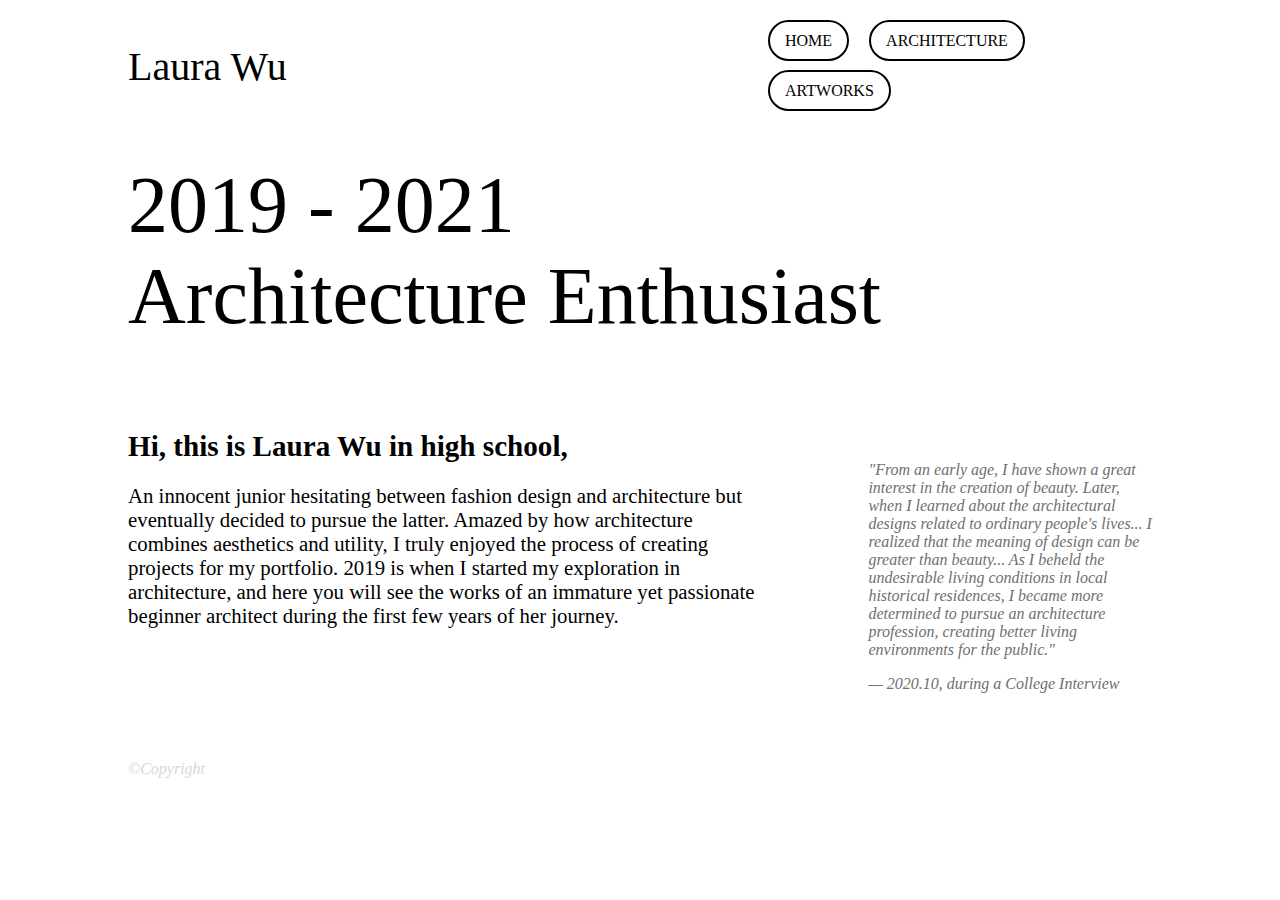
<file: index.html>
<!DOCTYPE html>
 <html lang="en">

<head>
 <meta charset="UTF-8" >
 <meta name="viewport" content="width=device-width, initial-scale=1" >

 <title>Home_Personal Website</title>
 <link href="styles/site.css" type="text/css" rel="stylesheet">

  <div id = "header">
    <div id="name">
    <p><a href="index.html"> Laura Wu</a></p>
    <button id = "menu" aria-label="show navigation">
      <!-- Source: https://fonts.google.com/icons?selected=Material+Icons:reorder: -->
        <img src="images/menu.png" alt="open menu">
    </button>
    <button class = "hidden" id = "close" aria-label="hide navigation">
      <!-- Source: https://fonts.google.com/icons?selected=Material+Icons:close:&icon.query=close: -->
        <img src="images/close.png" alt="close menu">
    </button>
    </div>

    <div class = "hidden" id="nav">
    <ul>
    <li><a  href="index.html"> HOME</a></li>
    <li><a  href="archi.html"> ARCHITECTURE</a></li>
    <li><a  href="art.html"> ARTWORKS</a></li>
    </ul>
    </div>
 </div>
 
</head>

<body>
  <div id="title">
    <p>2019 - 2021 <br> Architecture Enthusiast</p>
  </div>
  <div id="content">
    <div id = "content1">
    <p><b>Hi, this is Laura Wu in high school,</b></p>
      <p>An innocent junior hesitating between fashion design and architecture but eventually decided to pursue the latter. Amazed by how architecture combines aesthetics and utility, I truly enjoyed the process of creating projects for my portfolio. 2019 is when I started my exploration in architecture, and here you will see the works of an immature yet passionate beginner architect during the first few years of her journey.</p>
      </div>
    <div id="content2">
      <label>"From an early age, I have shown a great interest in the creation of beauty. Later, when I learned about the architectural designs related to ordinary people's lives... I realized that the meaning of design can be greater than beauty... As I beheld the undesirable living conditions in local historical residences, I became more determined to pursue an architecture profession, creating better living environments for the public."</label>
      <p><label> — 2020.10, during a College Interview</label></p>
    </div>
  </div>
      <div id="footer">
        <label>©Copyright</label>
      </div>

      <script src="scripts/jquery-3.6.1.js"></script>
  <script src="scripts/drop-down.js"></script>
</body>
</html>
</file>
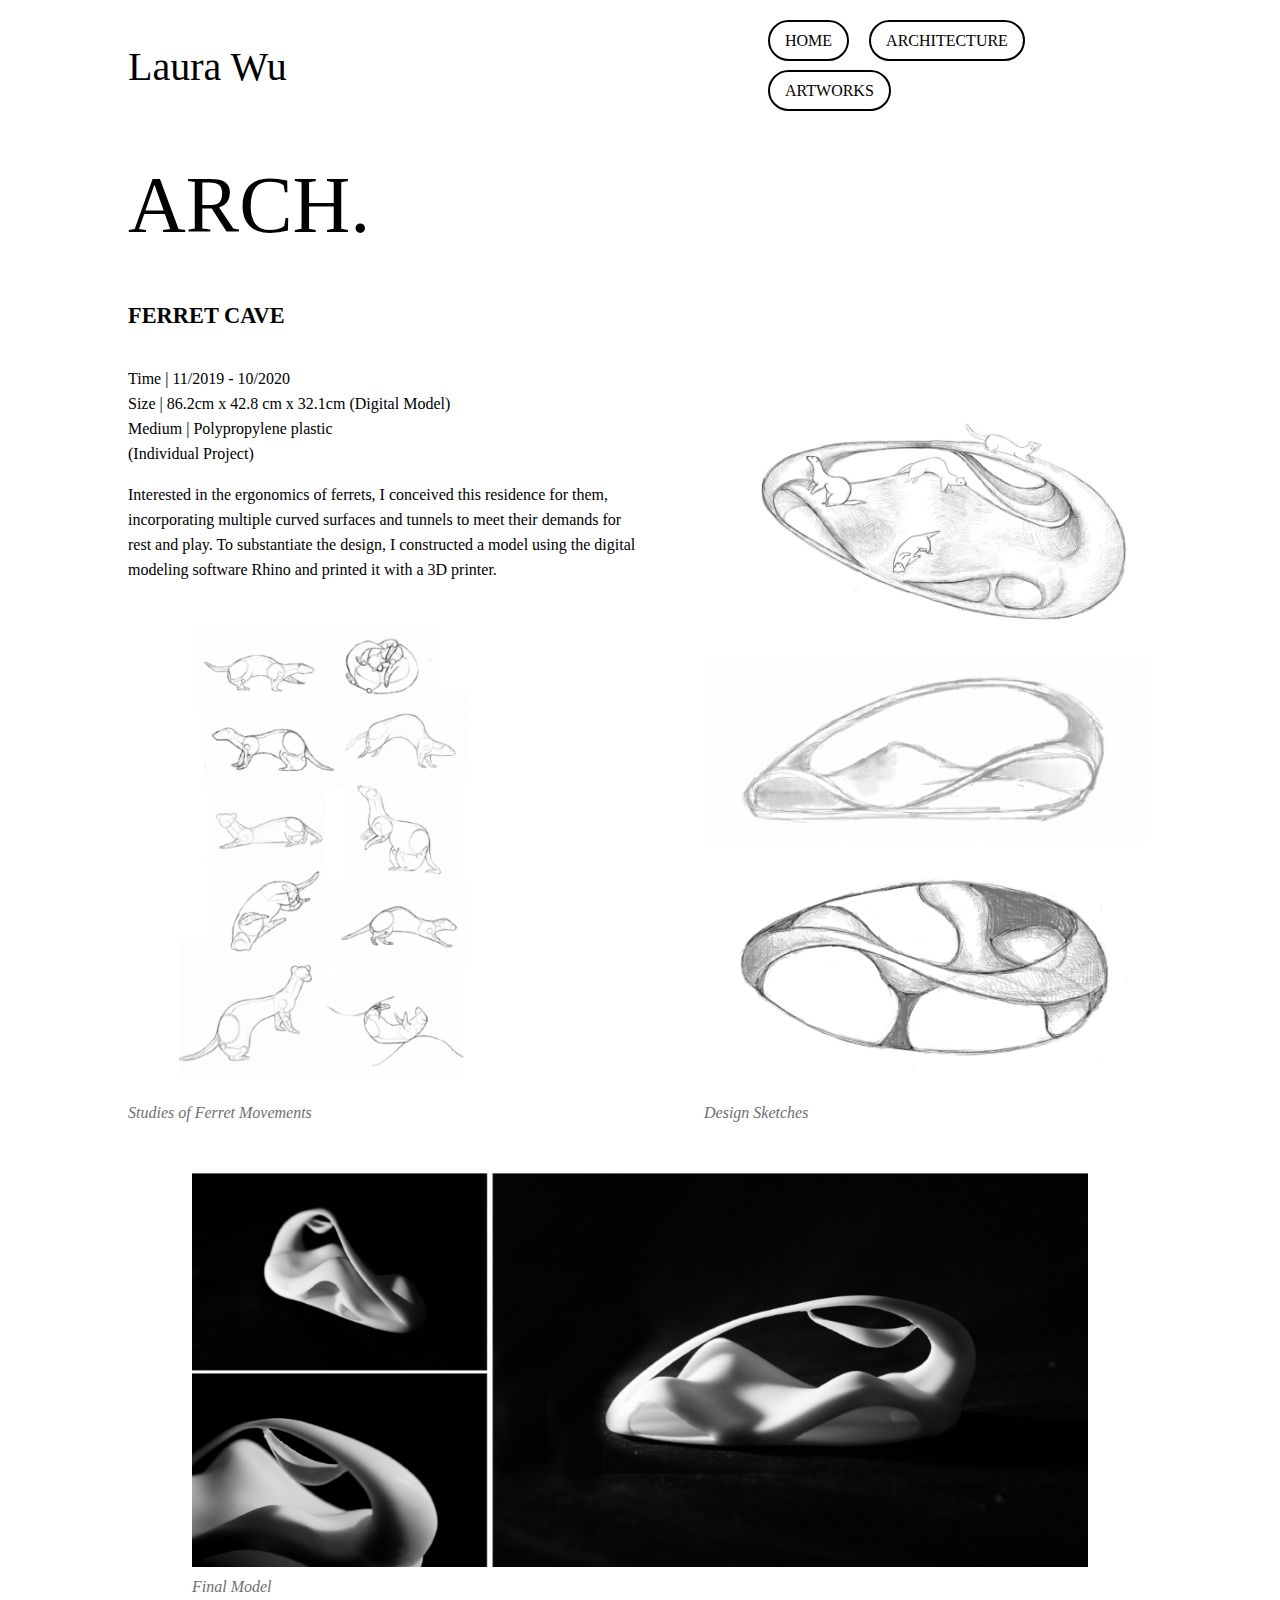
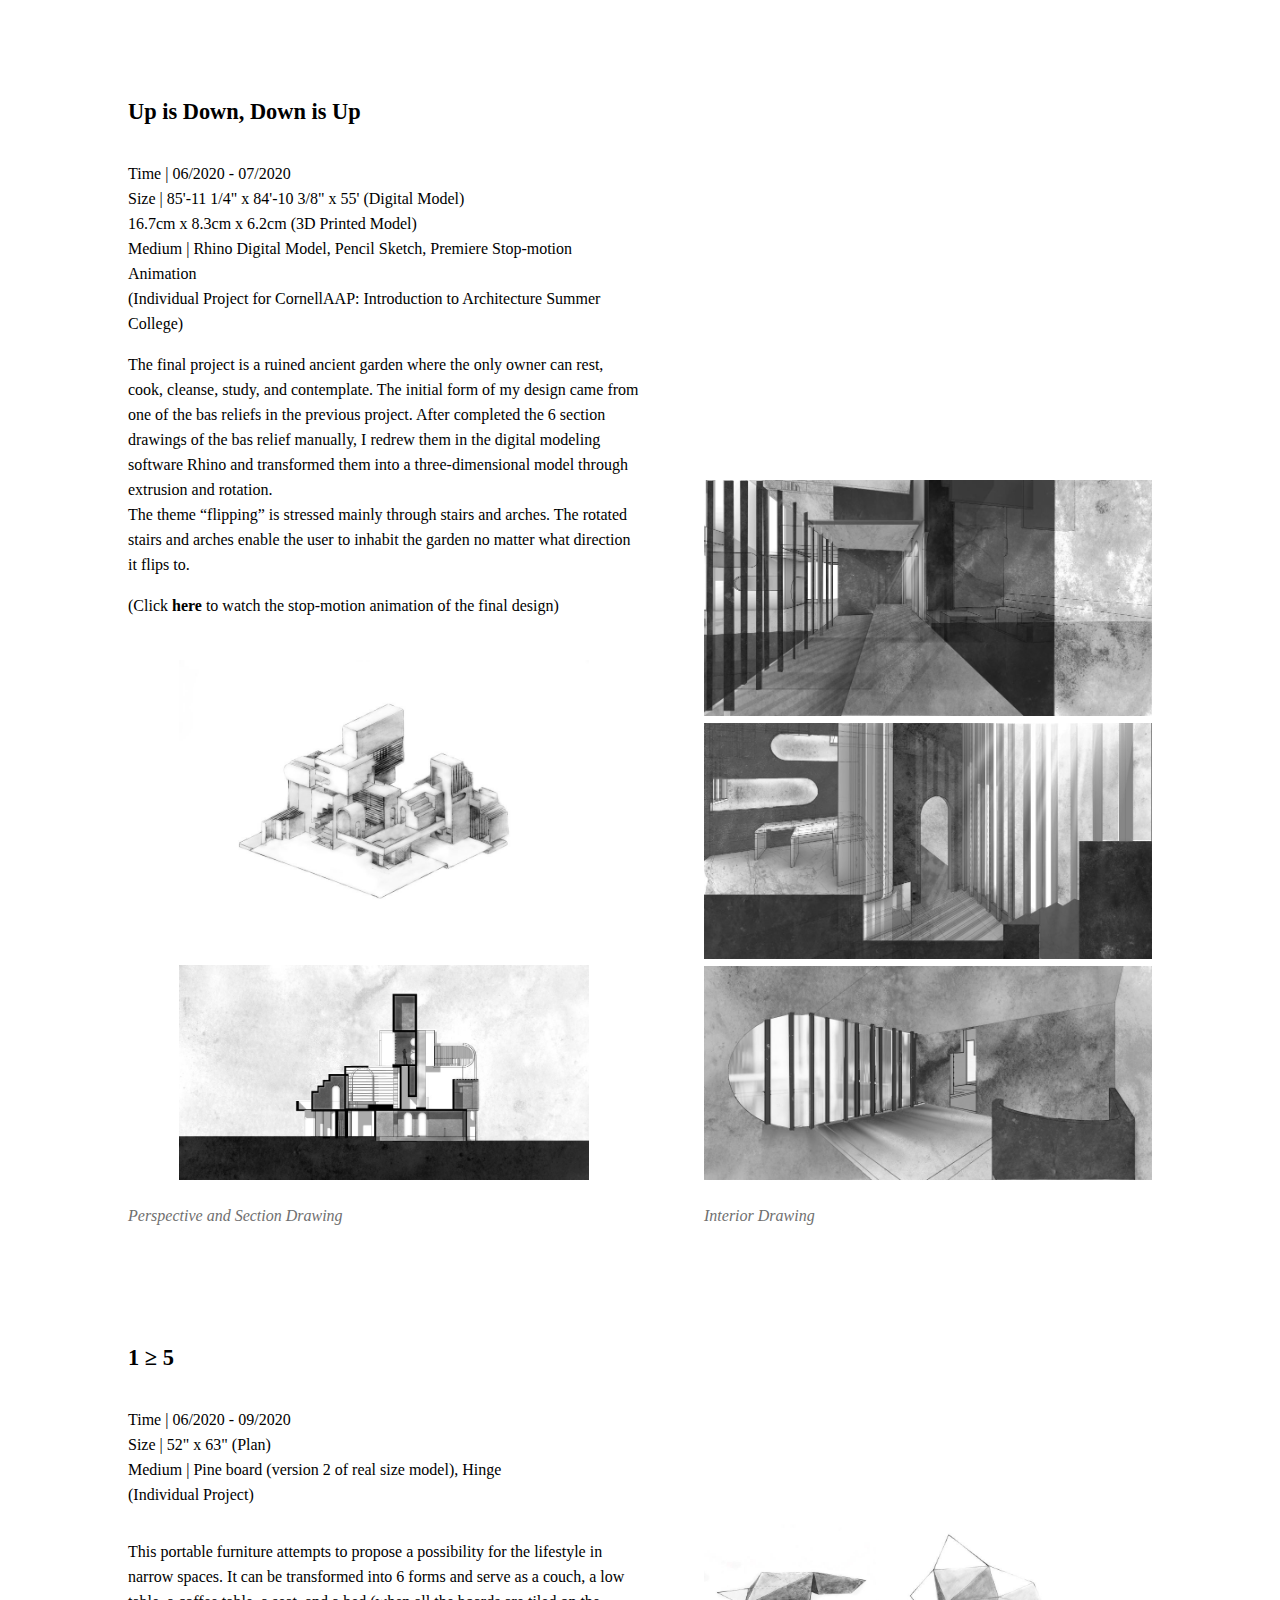
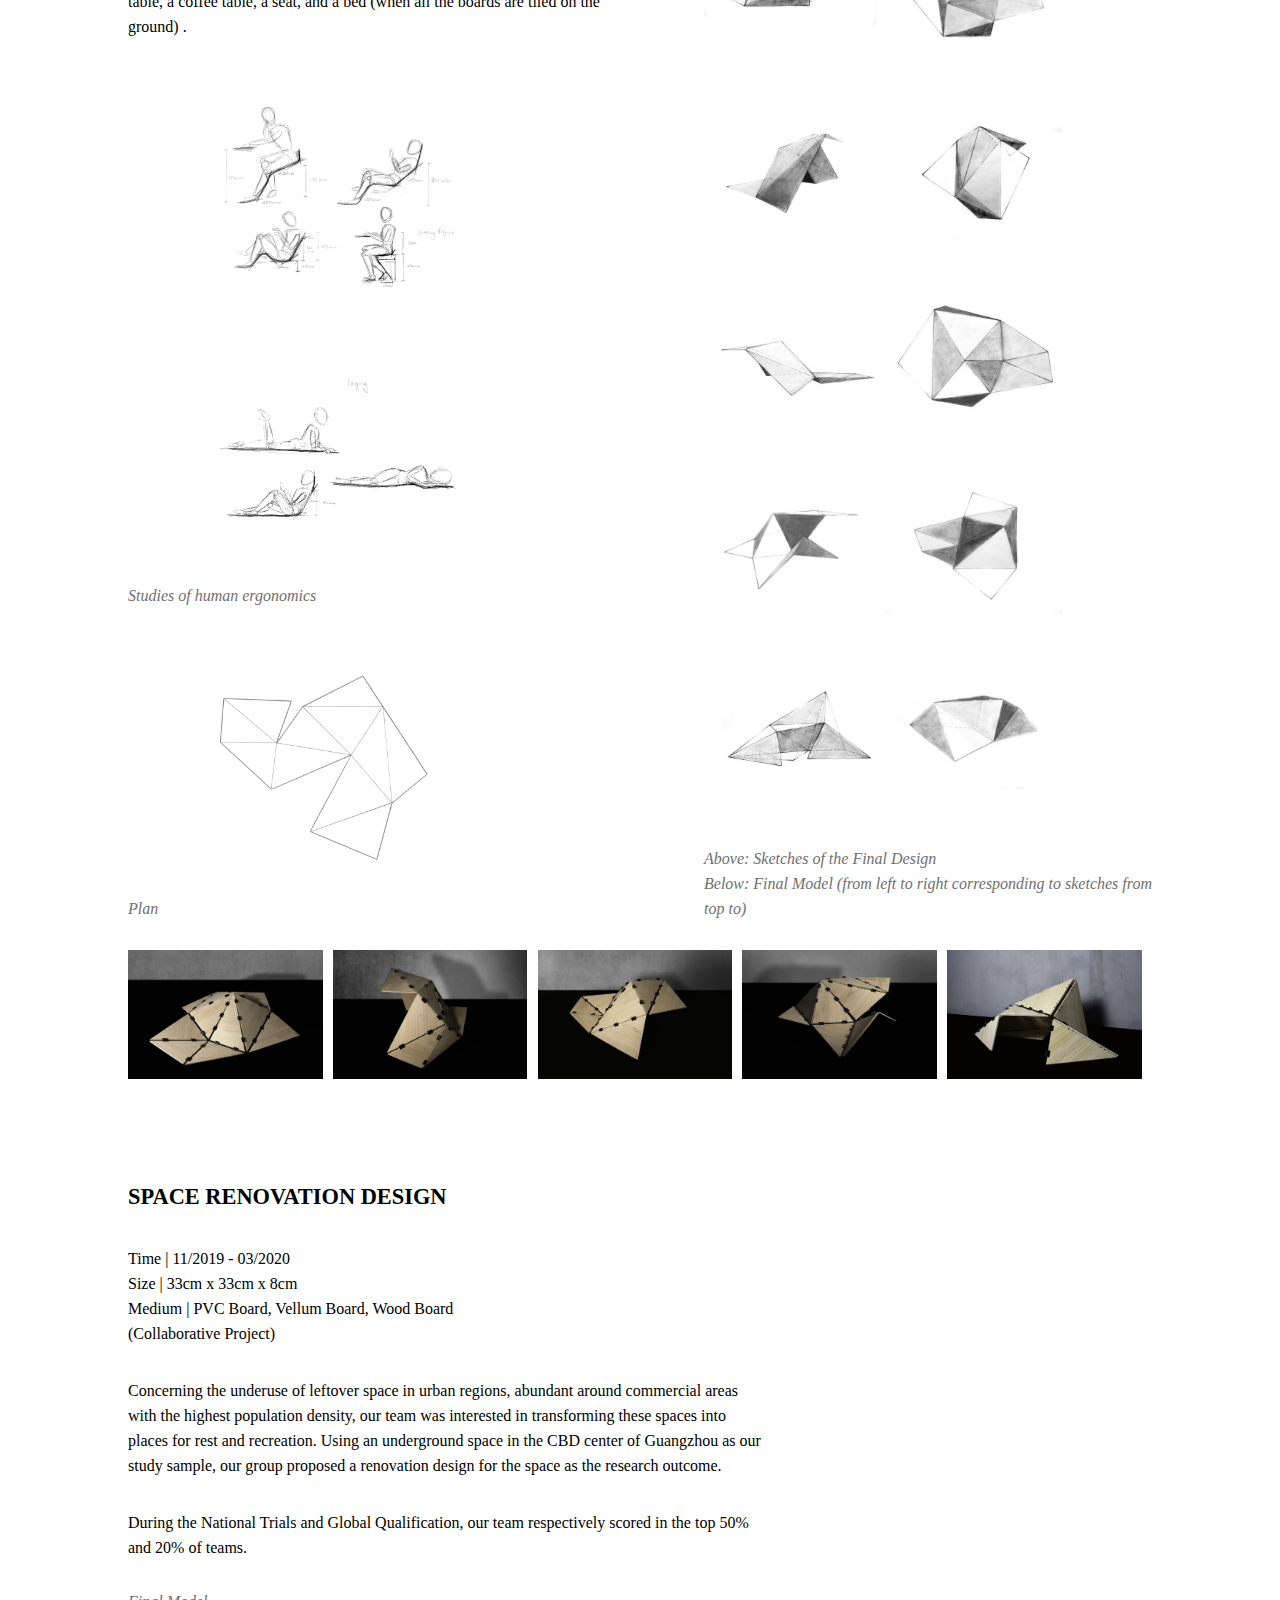
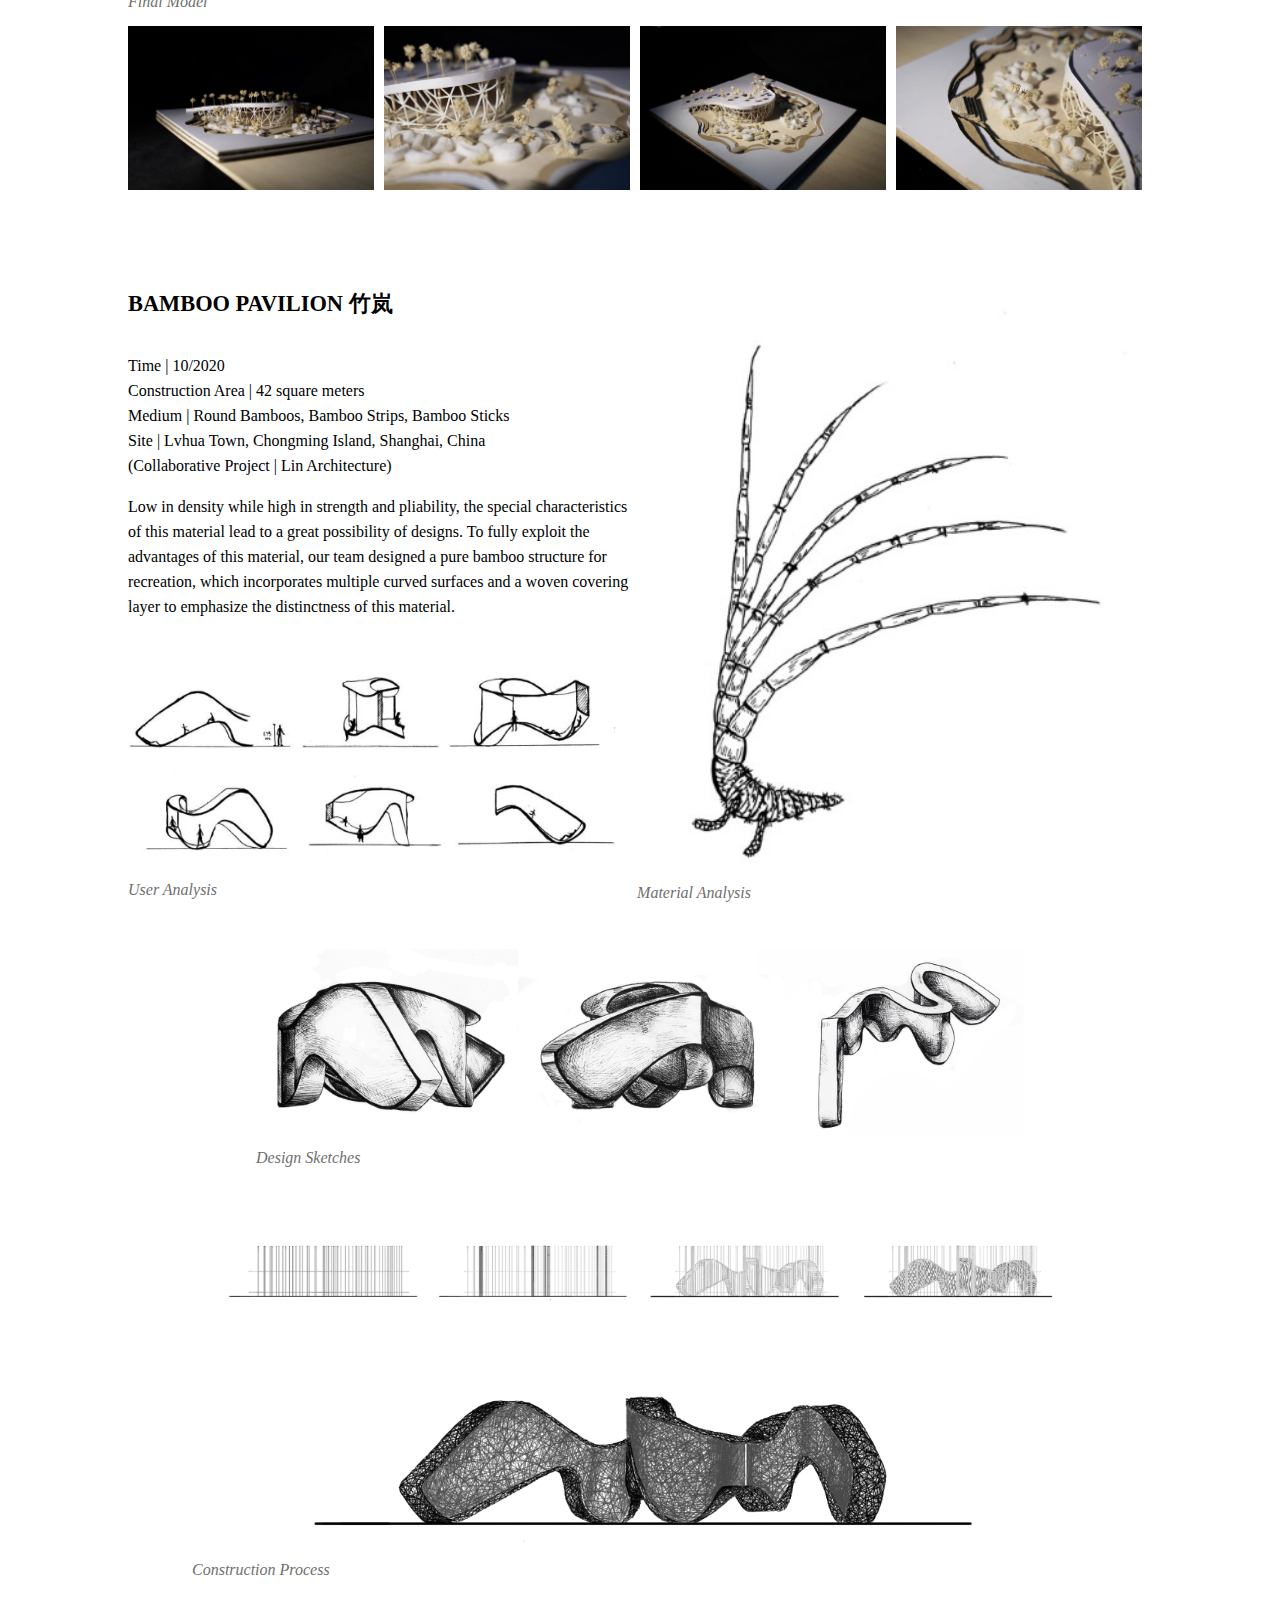
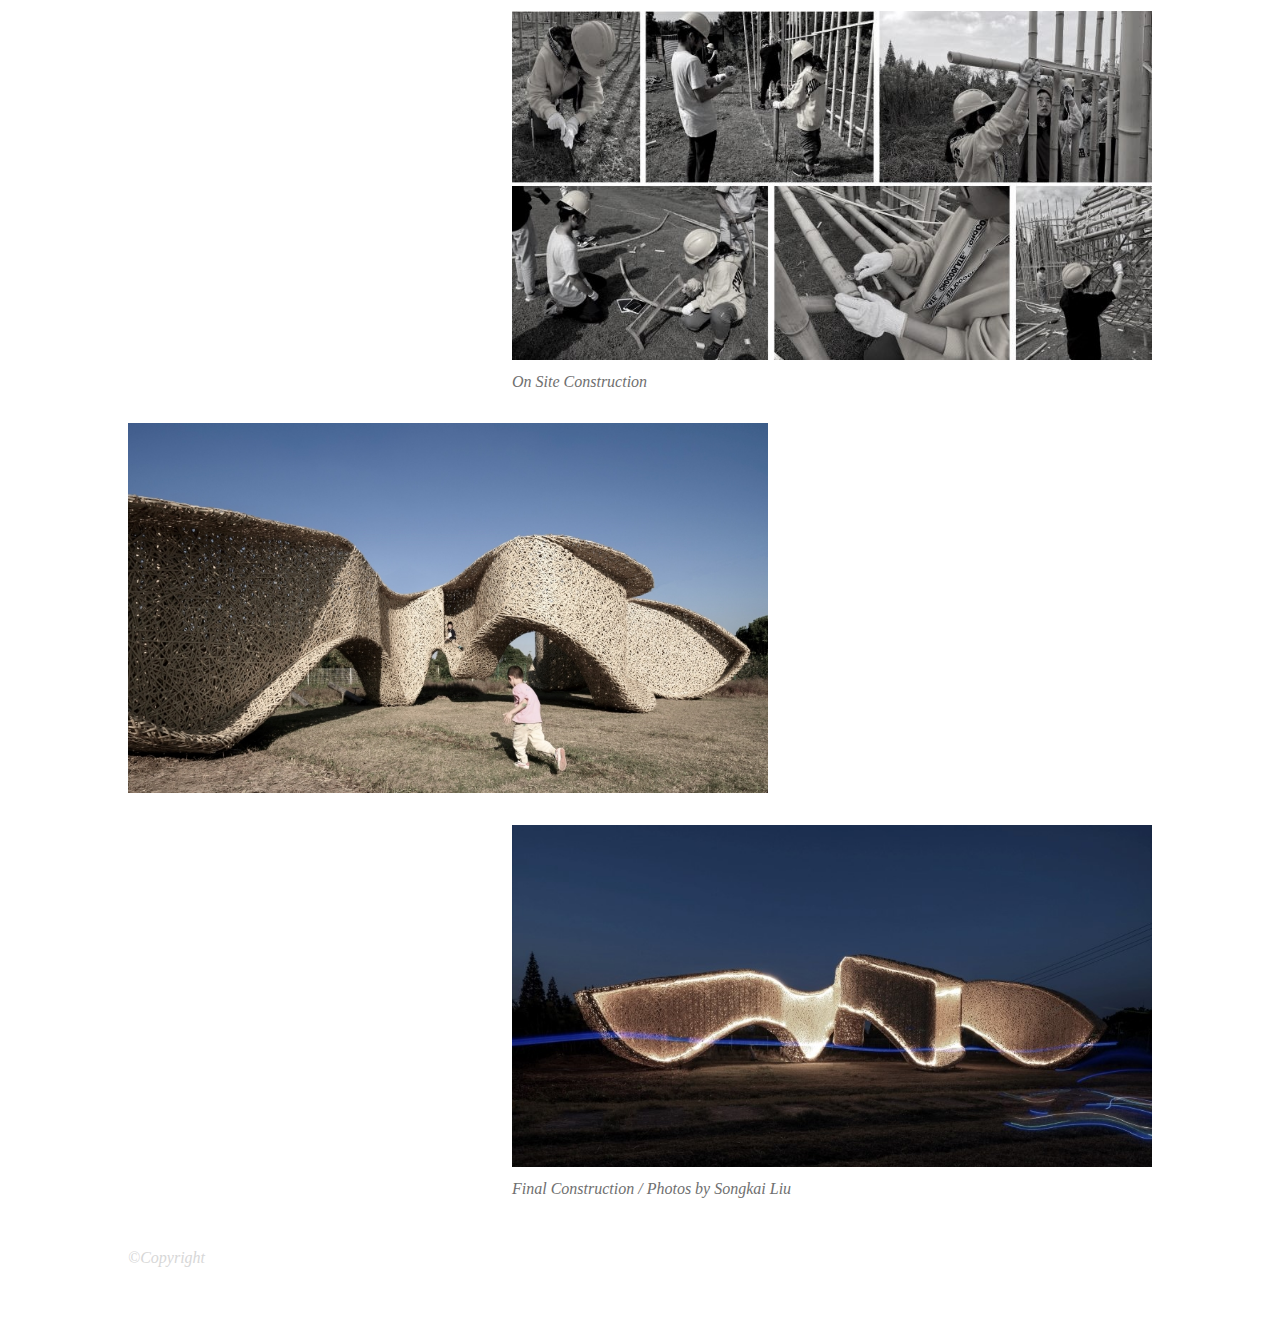
<file: archi.html>
<!DOCTYPE html>
 <html lang="en">

<head>
 <meta charset="UTF-8" >
 <meta name="viewport" content="width=device-width, initial-scale=1" >

 <title>Architecture_Projects_Personal Website</title>
 <link href="styles/site.css" type="text/css" rel="stylesheet">


    <div id = "header">
        <div id="name">
            <p><a href="index.html"> Laura Wu</a></p>
            <button id = "menu" aria-label="show navigation">
                <!-- Source: https://fonts.google.com/icons?selected=Material+Icons:reorder: -->
                <img src="images/menu.png" alt="open menu">
            </button>
            <button class = "hidden" id = "close" aria-label="hide navigation">
                <!-- Source: https://fonts.google.com/icons?selected=Material+Icons:close:&icon.query=close: -->
                <img src="images/close.png" alt="close menu">
            </button>
        </div>

        <div class = "hidden" id="nav">
            <ul>
            <li><a  href="index.html"> HOME</a></li>
            <li><a  href="archi.html"> ARCHITECTURE</a></li>
            <li><a  href="art.html"> ARTWORKS</a></li>
            </ul>
        </div>
    </div>
</head>

<body>
    <div id="title">
        <p>ARCH.</p>
    </div>

    <div class = "Ferret">
        <div class = "Ferret1">
            <h4>FERRET CAVE</h4>
            <ul>
                <li>Time | 11/2019 - 10/2020</li>
                <li>Size | 86.2cm x 42.8 cm x 32.1cm (Digital Model)</li>
                <li>Medium | Polypropylene plastic</li>
                <li>(Individual Project)</li>
            </ul>
            <p>
                Interested in the ergonomics of ferrets, I conceived this residence for them, incorporating multiple curved surfaces and tunnels to meet their demands for rest and play. To substantiate the design, I constructed a model using the digital modeling software Rhino and printed it with a 3D printer.
            </p>
            <!-- Source: (Original Work) Laura Wu -->
            <img src = "images/F_Sketch.png"
            alt = "Ferret_Sketch">
            <p><label>Studies of Ferret Movements</label></p>
        </div>
        <div class = "Ferret2">
            <!-- Source: (Original Work) Laura Wu -->
            <img src = "images/Sketch_1.jpg"
            alt = "Ferret_Cave_Sketch_1">
            <!-- Source: (Original Work) Laura Wu -->
            <img src = "images/Sketch_3.png"
            alt = "Ferret_Cave_Sketch_2">
            <!-- Source: (Original Work) Laura Wu -->
            <img src = "images/Sketch_4.png"
            alt = "Ferret_Cave_Sketch_3">
            <p><label>Design Sketches</label></p>
        </div>
    </div>
    <div class = "Ferret3">
        <!-- Source: (Original Work) Laura Wu -->
        <img src = "images/F_Photo.png"
        alt = "Ferret_Photos">
        <label>Final Model</label>
    </div>

    <div class = "Summer">
        <div class = "Summer1">
            <h4>Up is Down, Down is Up</h4>
            <ul>
                <li>Time | 06/2020 - 07/2020</li>
                <li>Size | 85'-11 1/4" x 84'-10 3/8" x 55' (Digital Model)</li>
                <li>16.7cm x 8.3cm x 6.2cm (3D Printed Model)</li>
                <li>Medium | Rhino Digital Model, Pencil Sketch, Premiere Stop-motion Animation</li>
                <li>(Individual Project for CornellAAP: Introduction to Architecture Summer College)</li>
            </ul>
            <p>
                The final project is a ruined ancient garden where the only owner can rest, cook, cleanse, study, and contemplate. The initial form of my design came from one of the bas reliefs in the previous project. After completed the 6 section drawings of the bas relief manually, I redrew them in the digital modeling software Rhino and transformed them into a three-dimensional model through extrusion and rotation.<br>

                The theme “flipping” is stressed mainly through stairs and arches. The rotated stairs and arches enable the user to inhabit the garden no matter what direction it flips to.
            </p>
            <p> (Click <b><a href="https://player.vimeo.com/video/483456504">here</a> </b>to watch the stop-motion animation of the final design) </p>
            <!-- Source: (Original Work) Laura Wu -->
            <img src = "images/s_perspective.jpg"
            alt = "Up is Down, Down is Up Perpective">
            <!-- Source: (Original Work) Laura Wu -->
            <img src = "images/s_r3.jpg"
            alt = "Up is Down, Down is Up Perpective">
            <p><label>Perspective and Section Drawing</label></p>
        </div>
        <div class = "Summer2">
            <!-- Source: (Original Work) Laura Wu -->
            <img src = "images/s_r1.jpg"
            alt = "Up is Down, Down is Up Interior 1">
            <!-- Source: (Original Work) Laura Wu -->
            <img src = "images/s_r2.jpg"
            alt = "Up is Down, Down is Up Interior 2">
            <!-- Source: (Original Work) Laura Wu -->
            <img src = "images/s_r4.jpg"
            alt = "Up is Down, Down is Up Interior 3">
            <p><label>Interior Drawing</label></p>
        </div>
    </div>

    <div class = "Chair_1">
        <div class = "Chair1_1">
            <h4>1  ≥  5</h4>
            <ul>
                <li>Time | 06/2020 - 09/2020</li>
                <li>Size | 52" x 63" (Plan)</li>
                <li>Medium | Pine board (version 2 of real size model), Hinge</li>
                <li>(Individual Project)</li>
            </ul>
            <p>
                This portable furniture attempts to propose a possibility for the lifestyle in narrow spaces. It can be transformed into 6 forms and serve as a couch, a low table, a coffee table, a seat, and a bed (when all the boards are tiled on the ground) .
            </p>
            <!-- Source: (Original Work) Laura Wu -->
            <img src = "images/C_Sketch1.png"
            alt = "1 ≥ 5 User Sketch 1">
            <!-- Source: (Original Work) Laura Wu -->
            <img src = "images/C_Sketch2.png"
            alt = "1 ≥ 5 User Sketch 2">
            <p><label>Studies of human ergonomics</label></p>
            <!-- Source: (Original Work) Laura Wu -->
            <img src = "images/C_Plan.png"
            alt = "1 ≥ 5 Plan">
            <p><label>Plan</label></p>
        </div>
        <div class = "Chair1_2">
            <!-- Source: (Original Work) Laura Wu -->
            <img src = "images/C_1.jpg"
            alt = "1 ≥ 5 Sketch 1">
            <!-- Source: (Original Work) Laura Wu -->
            <img src = "images/C_2.jpg"
            alt = "1 ≥ 5 Sketch 2">
            <!-- Source: (Original Work) Laura Wu -->
            <img src = "images/C_3.jpg"
            alt = "1 ≥ 5 Sketch 3">
            <!-- Source: (Original Work) Laura Wu -->
            <img src = "images/C_4.jpg"
            alt = "1 ≥ 5 Sketch 4">
            <!-- Source: (Original Work) Laura Wu -->
            <img src = "images/C_5.jpg"
            alt = "1 ≥ 5 Sketch 5">
            <p><label>Above: Sketches of the Final Design<br> Below: Final Model (from left to right corresponding to sketches from top to)</label></p>
        </div>
    </div>

    <div class = "Chair_2">
            <!-- Source: (Original Work) Laura Wu -->
            <img src = "images/3_f.jpg"
            alt = "1 ≥ 5 Model 1">
            <!-- Source: (Original Work) Laura Wu -->
            <img src = "images/2_f.jpg"
            alt = "1 ≥ 5 Model 2">
            <!-- Source: (Original Work) Laura Wu -->
            <img src = "images/1_f.jpg"
            alt = "1 ≥ 5 Model 3">
            <!-- Source: (Original Work) Laura Wu -->
            <img src = "images/4_f.jpg"
            alt = "1 ≥ 5 Model 4">
            <!-- Source: (Original Work) Laura Wu -->
            <img src = "images/5_f.jpg"
            alt = "1 ≥ 5 Model 5">
    </div>

    <div class = "SR1">
        <h4>SPACE RENOVATION DESIGN</h4>
        <ul>
            <li>Time | 11/2019 - 03/2020</li>
            <li>Size | 33cm x 33cm x 8cm</li>
            <li>Medium | PVC Board, Vellum Board, Wood Board</li>
            <li>(Collaborative Project)</li>
        </ul>
        <p>
            Concerning the underuse of leftover space in urban regions, abundant around commercial areas with the highest population density, our team was interested in transforming these spaces into places for rest and recreation. Using an underground space in the CBD center of Guangzhou as our study sample, our group proposed a renovation design for the space as the research outcome.
        </p>
        <p>
            During the National Trials and Global Qualification, our team respectively scored in the top 50% and 20% of teams.
        </p>
        <label>Final Model</label>
    </div>
    <div class = "SR2">
        <!-- Source: (Original Work) Laura Wu -->
        <img src = "images/SR_1.jpg"
        alt = "Space_Renovation_Design_Model_1">
        <!-- Source: (Original Work) Laura Wu -->
        <img src = "images/SR_3.jpg"
        alt = "Space_Renovation_Design_Model_2">
        <!-- Source: (Original Work) Laura Wu -->
        <img src = "images/SR_2.jpg"
        alt = "Space_Renovation_Design_Model_3">
        <!-- Source: (Original Work) Laura Wu -->
        <img src = "images/SR_4.jpg"
        alt = "Space_Renovation_Design_Model_4">
    </div>

    <div class= "BP">
        <div class = "BP1">
            <h4>BAMBOO PAVILION 竹岚</h4>
            <ul>
                <li>Time | 10/2020</li>
                <li>Construction Area | 42 square meters</li>
                <li>Medium | Round Bamboos, Bamboo Strips, Bamboo Sticks</li>
                <li>Site | Lvhua Town, Chongming Island, Shanghai, China</li>
                <li>(Collaborative Project | Lin Architecture)</li>
            </ul>
            <p>
                Low in density while high in strength and pliability, the special characteristics of this material lead to a great possibility of designs. To fully exploit the advantages of this material, our team designed a pure bamboo structure for recreation, which incorporates multiple curved surfaces and a woven covering layer to emphasize the distinctness of this material.
            </p>
            <!-- Source: (Original Work) Laura Wu -->
            <img src = "images/human_behavior.jpg"
            alt = "Bamboo_Pavilion_Human">
            <label>User Analysis</label>
        </div>
        <div class = "BP2">
            <!-- Source: (Original Work) Laura Wu -->
            <img src = "images//Material.jpg"
            alt = "Bamboo_Pavilion_Material">
            <label>Material Analysis</label>
        </div>
    </div>
    <div class = "BP3">
        <!-- Source: (Original Work) Laura Wu -->
        <img src = "images/BP_Sketch.png"
        alt = "Bamboo_Pavilion_Sketch">
        <label>Design Sketches</label>
    </div>
    <div class = "BP4">
        <!-- Source: (Original Work) Laura Wu -->
        <img src = "images/Construction_Process.png"
        alt = "Bamboo_Pavilion_Construction_1">
        <!-- Source: (Original Work) Laura Wu -->
        <img src = "images/Construction_Process_2.png"
        alt = "Bamboo_Pavilion_Construction_1">
        <label>Construction Process</label>
    </div>
    <div class = "BP5">
        <!-- Source: (Original Work) Laura Wu -->
        <img src = "images/on_site.jpg"
        alt = "On_Site_Construction">
        <label>On Site Construction</label>
    </div>
    <div class = "BP6">
        <!-- Source: Songkai Liu -->
        <img src = "images/BP_1.jpg"
        alt = "Final_Construction_1">
    </div>
    <div class = "BP7">
        <!-- Source: Songkai Liu -->
        <img src = "images/BP_2.jpg"
        alt = "Final_Construction_2">
        <label>Final Construction / Photos by Songkai Liu</label>
    </div>

    <div id="footer">
        <label>©Copyright</label>
    </div>

    <script src="scripts/jquery-3.6.1.js"></script>
    <script src="scripts/drop-down.js"></script>
</body>
 </html>
</file>
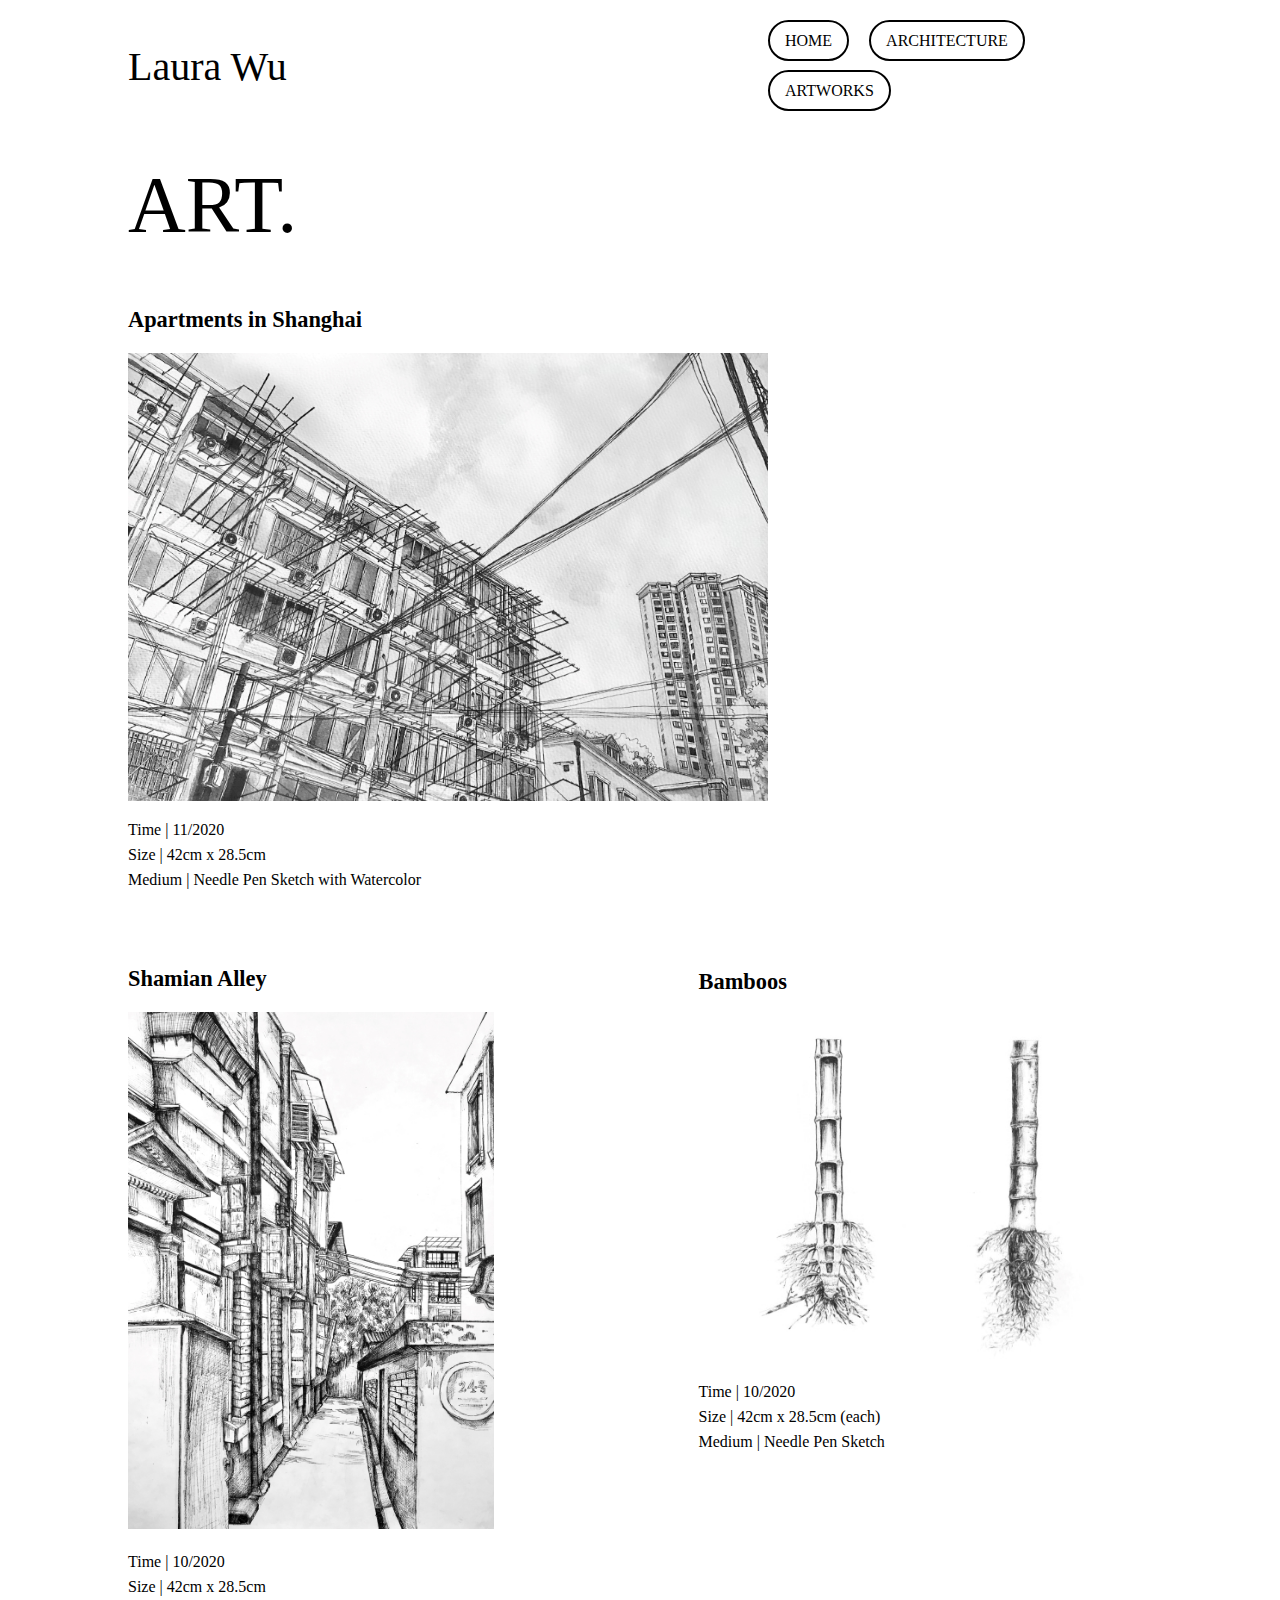
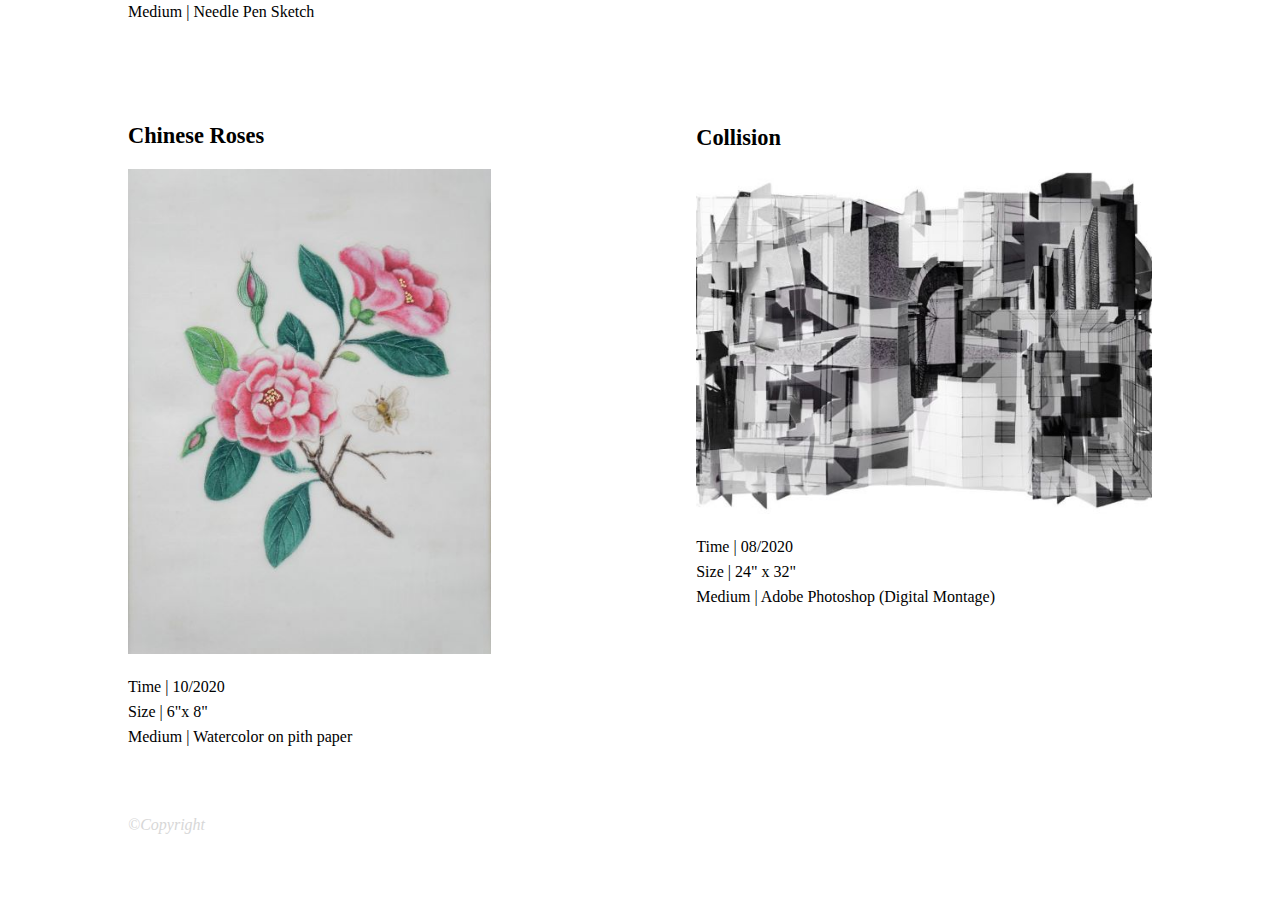
<file: art.html>
<!DOCTYPE html>
 <html lang="en">

<head>

 <meta charset="UTF-8" >
 <meta name="viewport" content="width=device-width, initial-scale=1" >

 <title>Artworks_Personal Website</title>
 <link href="styles/site.css" type="text/css" rel="stylesheet">


    <div id = "header">
        <div id="name">
        <p><a href="index.html"> Laura Wu</a></p>
        <button id = "menu" aria-label="show navigation">
            <!-- Source: https://fonts.google.com/icons?selected=Material+Icons:reorder: -->
            <img src="images/menu.png" alt="open menu">
        </button>
        <button class = "hidden" id = "close" aria-label="hide navigation">
            <!-- Source: https://fonts.google.com/icons?selected=Material+Icons:close:&icon.query=close: -->
            <img src="images/close.png" alt="close menu">
        </button>
        </div>

        <div class = "hidden" id="nav">
        <ul>
        <li><a  href="index.html"> HOME</a></li>
        <li><a  href="archi.html"> ARCHITECTURE</a></li>
        <li><a  href="art.html"> ARTWORKS</a></li>
        </ul>
        </div>
    </div>

    <div id="title">
        <p>ART.</p>
    </div>

</head>


<body>
    <div class = "Art1_1">
        <h4>Apartments in Shanghai</h4>
        <!-- Source: (Original Work) Laura Wu -->
        <img src="images/Apartments_in_Shanghai.jpg"
        alt="Apartments in Shanghai">
        <ul>
            <li>Time | 11/2020 </li>
            <li>Size | 42cm x 28.5cm</li>
            <li>Medium | Needle Pen Sketch with Watercolor</li>
        </ul>
    </div>

    <div class = "Art_1">
        <div class = "Art1_2">
            <h4>Shamian Alley</h4>
            <!-- Source: (Original Work) Laura Wu -->
            <img src = "images/Shamian_Alley.jpg" alt = "Shamian Alley">
            <ul>
                <li>Time | 10/2020</li>
                <li>Size | 42cm x 28.5cm</li>
                <li>Medium | Needle Pen Sketch</li>
            </ul>
        </div>
        <div class = "Art1_3">
            <h4>Bamboos</h4>
            <!-- Source: (Original Work) Laura Wu -->
            <img src = "images/Bamboo.jpg"
            alt = "Bamboo">
            <ul>
                <li>Time | 10/2020</li>
                <li>Size | 42cm x 28.5cm (each)</li>
                <li>Medium | Needle Pen Sketch</li>
            </ul>
        </div>
    </div>

    <div class = "Art_2">
        <div class = "Art2_2">
            <h4>Chinese Roses</h4>
            <!-- Source: (Original Work) Laura Wu -->
            <img src = "images/Chinese_Roses.jpg"
            alt = "Chinese Roses">
            <ul>
                <li>Time | 10/2020</li>
                <li>Size | 6"x 8"</li>
                <li>Medium | Watercolor on pith paper</li>
            </ul>
        </div>
        <div class = "Art2_3">
            <h4>Collision</h4>
            <!-- Source: (Original Work) Laura Wu -->
            <img src = "images/Montage.jpg"
            alt = "Montage">
            <ul>
                <li>Time | 08/2020</li>
                <li>Size | 24" x 32"</li>
                <li>Medium | Adobe Photoshop (Digital Montage)</li>
            </ul>
        </div>
    </div>


    <div id="footer">
        <label>©Copyright</label>
    </div>

    <script src="scripts/jquery-3.6.1.js"></script>
    <script src="scripts/drop-down.js"></script>
</body>

 </html>
</file>
<file: styles/site.css>
body {
    background-color: rgba(255, 255, 255, 0.778);
    width: 100%;
    font-family: Calibri, Trebuchet MS;
    margin: 0 auto;}

#nav {
    width: 400px;
}

#nav li {
    display:inline;
    border: 2px solid #000000;
    padding-top: 10px;
    padding-bottom: 10px;
    padding-left: 15px;
    padding-right: 15px;
    margin-left: 4%;
    border-radius: 100px;
    line-height: 50px;
}


a:link,a:visited {
    color:#000000;
    text-decoration: none;
}

#name {
    font-size: 250%;
    width:200px;
}

#nav ul{
    list-style-type: none;
    list-style-position: inside;
    margin-left: 0;
    padding-inline-start: 0px;
}

#header {
    position: fixed;
    display: flex;
    align-items: center;
    justify-content: space-between;
    flex-direction: row;
    background-color:#ffffff ;
    z-index: 10;
    width:80%;
    padding-left: 10%;
    padding-right: 10%;
}

#title {
    font-size: 500%;
    padding-top: 80%;
    display: flex;
    padding-top: 80px;
    padding-left: 10%;
    margin-bottom: -3%;
}

/*narrow title*/
@media (max-width: 750px) {
    #title {
        font-size:400%;
        padding-top: 100px;
        padding-left: 15%;
    }
}

h4{
    font-size: 140%;
    line-height: 300%;
    padding-top: 3%;
    margin:0;
}

label{
    color:#6f6f6f;
    font-style: italic;
    padding-top: 2%;
}

strong{
    font-weight: bold;
}


button {
    display: none;
}

/*narrow screens header*/
@media (max-width: 750px) {
    #header {
        position:fixed;
        display: flex;
        flex-direction: column;
        width: 70%;
        padding-left: 15%;
        padding-right: 15%;
    }
    #name{
        display: flex;
        justify-content: space-between;
        flex-direction: row;
        width: 100%;
        align-items: center;
    }
    #nav li{
        display: flex;
        flex-direction: column;
        align-items: center;
        font-size: 110%;
        border: 2px solid #000000;
        padding: .05px 5px;
        margin: 10px;
        border-radius: 30px;
        line-height: 40px;
    }

    #nav {
        width: 50%;
        justify-content: center;
        margin-bottom: 20px;
    }

    .hidden{
        display: none;
    }

    button {
        cursor: pointer;
        display: flex;
        justify-content: end;
        padding:0;
        background: #ffffff;
        border: none;
    }

}

#content {
    display: flex;
    flex-direction: row;
    justify-content: space-between;
    padding: 2% 10%;
}
#content1{
    font-size: 130%;
    flex-direction: column;
    width: 90%;
}

#content2{
    flex-direction: column;
    margin-top: 5%;
    margin-left: 10%;
    width: 40%;
}

#content b {
    font-size: 140%;
}

/*narrow content*/
@media (max-width: 1000px) {
    #content {
        flex-direction: column;
        justify-content: center;
        margin: auto;
        padding: 0%;
        width: 70%;
    }
    #content1 {
        width: 100%;
    }
    #content2 {
        margin-left: 0%;
        width: 100%;
    }
}

body ul{
    line-height: 25px;
    list-style-type: none;
    margin-left: -40px;
}

.Ferret {
    display: flex;
    flex-direction: row;
    justify-content: space-between;
    align-items: flex-end;
    margin-top: -5%;
}

.Summer {
    display: flex;
    flex-direction: row;
    justify-content: space-between;
    align-items: flex-end;
    margin-top: 5%;
}

.Chair_1{
    display: flex;
    flex-direction: row;
    justify-content: space-between;
    align-items:flex-end;
    margin-top: 5%;
}

.Ferret1, .Summer1, .Chair1_1{
    flex-direction: column;
    padding-left: 10%;
    line-height: 25px;
    width: 40%;
}

.Chair1_1{
    display: flex;
    padding-left: 10%;
    line-height: 25px;
    width: 40%;
}

.Ferret1 img {
    margin-top:5%;
    width: 60%;
    padding-left: 10%;
}

.Summer1 img {
    margin-top:5%;
    padding: 0% 10%;
    width:80%;
}

.Chair1_1 img{
    margin-top:5%;
    width:60%;
    padding: 0% 10%;
    align-items: center;
}

.Ferret2, .Summer2, .Chair1_2{
    flex-direction: column;
    line-height: 25px;
    width: 35%;
    padding-right: 10%;
    justify-content: flex-end;
}

.Ferret3{
    flex-direction: column;
    justify-content: center;
    line-height: 25px;
    padding-top: 2.5%;
    padding-left: 15%;
    padding-right: 15%;
}

.Ferret2 img, .Ferret3 img, .Summer2 img {
    width:100%
}

.Chair1_2 img {
    width: 80%;
}

.SR1 {
    display: flex;
    flex-direction: column;
    margin-top: 5%;
    padding-left: 10%;
    line-height: 25px;
    width: 50%;
}
.SR2, .Chair_2{
    display: flex;
    flex-direction:row;
    justify-content: center;
    margin-left: 10%;
    margin-right: 10%;
    margin-top: 1%;
    line-height: 25px;
}
 .SR2 img{
    width: 24%;
    margin-right: 1%;
 }

 .Chair_2 img{
    width: 19%;
    margin-right: 1%;
 }

.BP{
    display: flex;
    flex-direction: row;
    justify-content:space-between;
    align-items: flex-end;
}
.BP1{
    flex-direction: column;
    margin-top: 5%;
    width:40%;
    line-height: 25px;
    padding-left: 10%;
}
.BP1 img,.BP2 img{
    margin-top:5%;
    width: 100%
}
.BP2{
    padding-top: 5%;
    padding-right: 10%;
}
.BP3{
    display: flex;
    flex-direction:column;
    margin-left: 20%;
    margin-right: 20%;
    margin-top: 2.5%;
}
.BP4{
    display: flex;
    flex-direction: column;
    margin-left: 15%;
    margin-right: 15%;
    margin-top: 2.5%;
}
.BP5, .BP7{
    display: flex;
    flex-direction: column;
    margin-top: 2.5%;
    margin-left: 40%;
    margin-right: 10%;
}
.BP6{
    display: flex;
    flex-direction: column;
    margin-top: 2.5%;
    margin-left: 10%;
    margin-right: 40%;
}
.BP7{
    margin-bottom: 2%;
}

/*narrow Archi*/
@media (max-width: 900px) {
    .Ferret,.Summer, .Chair_1, .BP {
        flex-direction: column;
        justify-content: center;
    }
    .Ferret1, .Summer1, .SR1, .Chair1_1, .BP1{
        line-height: 25px;
        width: 70%;
        padding-right: 15%;
    }
    .Ferret1 img, .Summer1 img,.Chair1_1 img{
        width: 70%;
        padding: 0% 15%;
    }
    .BP2, .SR2, .Chair_2{
        flex-direction: column;
        width:70%;
    }

    .SR2 img, .Chair_2 img{
        width: 100%;
        margin-left: 5%;
        margin-top: 5%;
    }
    .BP3, .BP4{
        width:70%;
        margin-top: 5%;
    }
    .BP5,.BP6{
        margin:auto;
        padding-top:5%;
        width: 70%;
    }
    .BP7{
        margin:auto;
        padding:5% 0%;
        width: 70%;}
    .Ferret2, .Summer2, .Chair1_2{
        display: flex;
        width: 70%;
        padding:0% 15%;
    }
    .Summer1 img{
        width: 100%;
        padding: 0%;
    }
    .Summer2 img, .Chair1_2 img{
        width: 100%;
        padding-top: 5%;
    }
}

.Art1_1, .Art2_1{
    display: flex;
    flex-direction: column;
    margin-left: 10%;
    margin-right: 40%;
}
.Art1_1{
    margin-top: -5%;
}

.Art_1, .Art_2{
    display: flex;
    flex-direction: row;
    align-items: flex-start;
    padding: 2% 10%;
    width: 80%;
}
.Art1_2 img,.Art1_3 img, .Art2_2 img, .Art2_3 img{
    width: 100%;
}
.Art1_3,.Art2_3{
    margin-left: 20%;
}


/*narrow Art*/
@media (max-width: 750px) {
    .Art1_1, .Art2_1 {
        margin:auto;
        width: 70%;
    }
    .Art_1, .Art_2{
        flex-direction: column;
        justify-content: center;
        padding:0%;
        width: 70%;
        margin-left:15%;
        margin-bottom: 5%;
    }
    .Art1_3, .Art2_3{
        margin-left: 0%;
    }
    .Art_1 img, .Art_2 img{
        width: 100%;
    }
}
#footer label{
    display: flex;
    padding-left: 10%;
    padding-bottom: 5%;
    color:#d7d7d7;
}
</file>
